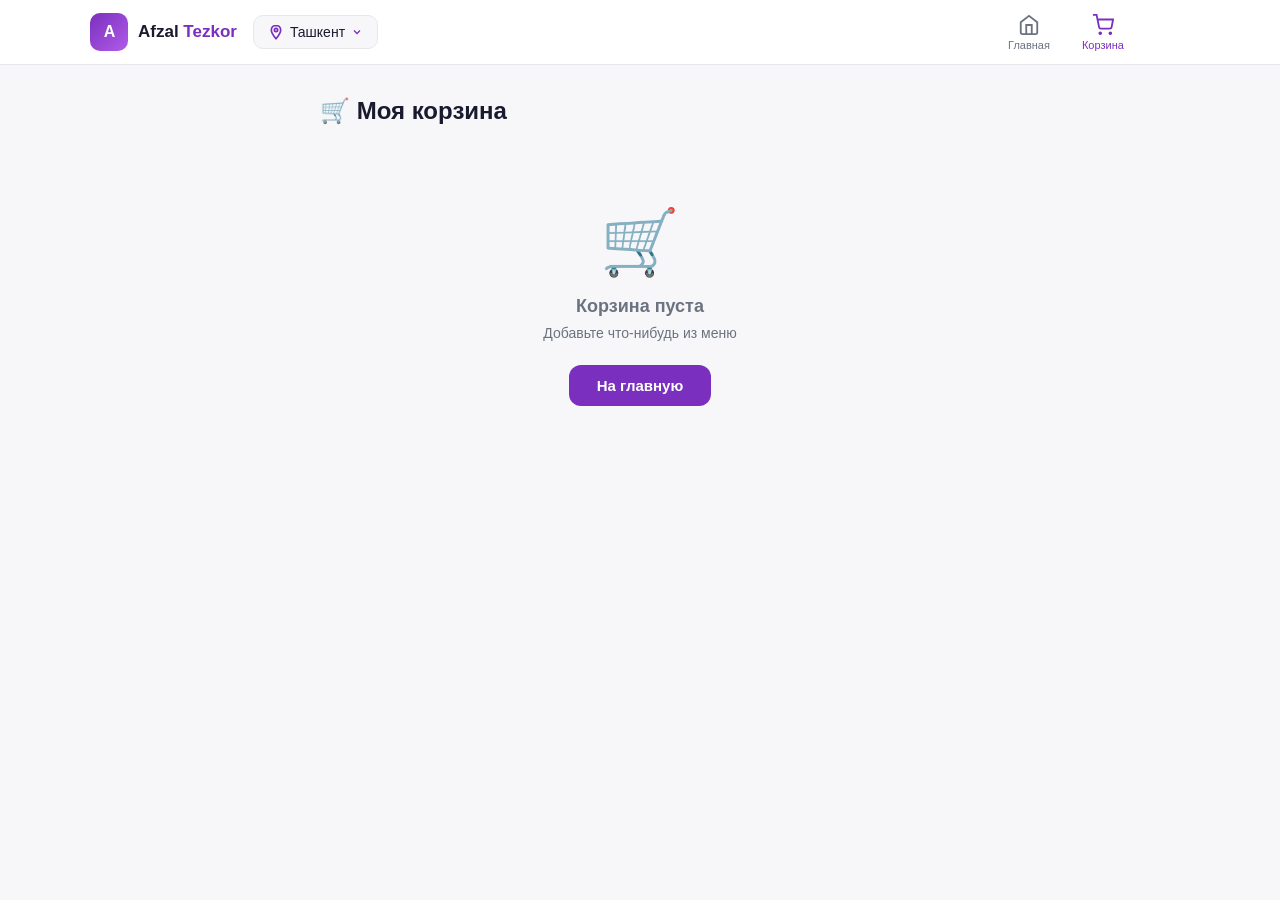
<file: Afzal_Tezkor/Korzina.html>
<!DOCTYPE html>
<html lang="ru">
<head>
  <meta charset="UTF-8">
  <meta name="viewport" content="width=device-width, initial-scale=1.0">
  <title>Корзина — Afzal Tezkor</title>
  <link rel="stylesheet" href="Style.css">
  <style>
    /* ── Корзина ── */
    .korzina-wrap {
      max-width: 680px;
      margin: 32px auto 80px;
      padding: 0 20px;
    }
    .korzina-title {
      font-size: 24px; font-weight: 800;
      margin-bottom: 20px;
    }
    .korzina-empty {
      text-align: center;
      padding: 60px 20px;
      color: var(--text-muted);
    }
    .korzina-empty__icon { font-size: 64px; margin-bottom: 16px; }
    .korzina-empty__text { font-size: 18px; font-weight: 600; margin-bottom: 8px; }
    .korzina-empty__sub  { font-size: 14px; margin-bottom: 24px; }
    .korzina-empty__btn {
      display: inline-block;
      padding: 12px 28px;
      background: var(--purple);
      color: white;
      border-radius: 12px;
      font-size: 15px; font-weight: 700;
      text-decoration: none;
    }

    .korzina-list {
      display: flex; flex-direction: column; gap: 12px;
      margin-bottom: 24px;
    }
    .korzina-row {
      background: white;
      border: 1px solid var(--border);
      border-radius: var(--radius);
      padding: 14px 16px;
      display: flex; align-items: center; gap: 14px;
    }
    .korzina-row__emoji { font-size: 40px; flex-shrink: 0; }
    .korzina-row__info  { flex: 1; }
    .korzina-row__name  { font-size: 15px; font-weight: 700; margin-bottom: 2px; }
    .korzina-row__price { font-size: 13px; color: var(--text-muted); }
    .korzina-row__total { font-size: 15px; font-weight: 800; color: var(--text); }

    .korzina-qty {
      display: flex; align-items: center; gap: 10px;
    }
    .korzina-qty-btn {
      width: 32px; height: 32px;
      border-radius: 9px;
      border: 1.5px solid var(--border);
      background: white;
      font-size: 18px; font-weight: 700;
      cursor: pointer;
      display: flex; align-items: center; justify-content: center;
      color: var(--purple);
      transition: all .15s;
    }
    .korzina-qty-btn:hover {
      border-color: var(--purple);
      background: var(--purple-light);
    }
    .korzina-qty-num {
      font-size: 16px; font-weight: 700;
      min-width: 24px; text-align: center;
    }

    .korzina-summary {
      background: white;
      border: 1px solid var(--border);
      border-radius: var(--radius);
      padding: 20px;
    }
    .korzina-summary__row {
      display: flex; justify-content: space-between;
      font-size: 14px; color: var(--text-muted);
      margin-bottom: 10px;
    }
    .korzina-summary__row--total {
      font-size: 18px; font-weight: 800;
      color: var(--text);
      margin-top: 14px; padding-top: 14px;
      border-top: 1px solid var(--border);
      margin-bottom: 18px;
    }
    .korzina-order-btn {
      width: 100%; padding: 16px;
      border-radius: 12px; border: none;
      background: var(--purple);
      color: white;
      font-size: 16px; font-weight: 700;
      cursor: pointer;
      transition: background .15s;
    }
    .korzina-order-btn:hover { background: var(--purple-mid); }
    .korzina-order-btn:disabled {
      background: var(--border);
      color: var(--text-muted);
      cursor: not-allowed;
    }
  </style>
</head>
<body>

<!-- ── HEADER ── -->
<header>
  <div class="header-inner">
    <a class="logo" href="Index.html">
      <div class="logo-icon">A</div>
      <div class="logo-text">Afzal <span>Tezkor</span></div>
    </a>

    <button class="location-btn">
      <svg width="16" height="16" viewBox="0 0 24 24" fill="none" stroke="currentColor" stroke-width="2.5">
        <path d="M12 2C8.13 2 5 5.13 5 9c0 5.25 7 13 7 13s7-7.75 7-13c0-3.87-3.13-7-7-7z"/>
        <circle cx="12" cy="9" r="2.5"/>
      </svg>
      Ташкент
      <svg width="12" height="12" viewBox="0 0 24 24" fill="none" stroke="currentColor" stroke-width="2.5">
        <path d="M6 9l6 6 6-6"/>
      </svg>
    </button>

    <nav class="header-nav">
      <a class="nav-btn" href="Index.html" style="margin-left: 600px;"  >
        <svg viewBox="0 0 24 24" fill="none" stroke="currentColor" stroke-width="2">
          <path d="M3 9l9-7 9 7v11a2 2 0 01-2 2H5a2 2 0 01-2-2z"/>
          <polyline points="9 22 9 12 15 12 15 22"/>
        </svg>
        Главная
      </a>
      <a class="nav-btn active" href="Korzina.html" style="position:relative">
        <svg viewBox="0 0 24 24" fill="none" stroke="currentColor" stroke-width="2">
          <circle cx="9" cy="21" r="1"/><circle cx="20" cy="21" r="1"/>
          <path d="M1 1h4l2.68 13.39a2 2 0 002 1.61h9.72a2 2 0 002-1.61L23 6H6"/>
        </svg>
        <span class="cart-badge" id="cart-count" style="display:none">0</span>
        Корзина
      </a>
    </nav>
  </div>
</header>

<!-- ── СОДЕРЖИМОЕ КОРЗИНЫ ── -->
<div class="korzina-wrap">
  <div class="korzina-title">🛒 Моя корзина</div>
  <div id="korzina-content"></div>
</div>

<!-- ── TOAST ── -->
<div class="toast" id="toast"></div>

<script>
(function () {
  const STORAGE_KEY = 'uzum_cart';

  function loadCart() {
    try { return JSON.parse(localStorage.getItem(STORAGE_KEY)) || {}; }
    catch { return {}; }
  }
  function saveCart(cart) {
    localStorage.setItem(STORAGE_KEY, JSON.stringify(cart));
  }
  function fmt(n) {
    return n.toLocaleString('ru-RU') + ' сум';
  }

  function totalCount() {
    return Object.values(loadCart()).reduce((s, i) => s + i.qty, 0);
  }

  function updateHeaderBadge() {
    const badge = document.getElementById('cart-count');
    if (!badge) return;
    const count = totalCount();
    badge.textContent = count;
    badge.style.display = count > 0 ? 'flex' : 'none';
  }

  function changeQty(id, delta) {
    const cart = loadCart();
    if (!cart[id]) return;
    cart[id].qty += delta;
    if (cart[id].qty <= 0) delete cart[id];
    saveCart(cart);
    render();
    updateHeaderBadge();
  }

  function render() {
    const cart    = loadCart();
    const keys    = Object.keys(cart);
    const content = document.getElementById('korzina-content');

    if (keys.length === 0) {
      content.innerHTML = `
        <div class="korzina-empty">
          <div class="korzina-empty__icon">🛒</div>
          <div class="korzina-empty__text">Корзина пуста</div>
          <div class="korzina-empty__sub">Добавьте что-нибудь из меню</div>
          <a class="korzina-empty__btn" href="Index.html">На главную</a>
        </div>`;
      return;
    }

const subtotal = Object.values(cart).reduce((s, i) => {
  const price = i.fromBellissimo ? Math.round(i.price * 0.85) : i.price;
  return s + price * i.qty;
}, 0);
const delivery = 0;
const total    = subtotal + delivery;

const rows = keys.map(id => {
  const item = cart[id];
  const imgSrc = item.emoji || item.img || '';
  const discounted = !!item.fromBellissimo;
  const finalPrice = discounted ? Math.round(item.price * 0.85) : item.price;

  return `
    <div class="korzina-row">
      <div class="korzina-row__emoji" style="width:50px;height:50px;flex-shrink:0;border-radius:8px;overflow:hidden;display:flex;align-items:center;justify-content:center;">
        <img src="${imgSrc}" alt="" style="width:100%;height:100%;object-fit:cover;display:block;" />
      </div>
      <div class="korzina-row__info">
        <div class="korzina-row__name">${item.name}</div>
        <div class="korzina-row__price">
          ${discounted
            ? `<span style="text-decoration:line-through;color:#aaa;margin-right:5px">${fmt(item.price)}</span>
               <span style="color:#e53e3e;font-weight:700">${fmt(finalPrice)}</span>
               <span style="background:#fff0f0;color:#e53e3e;font-size:11px;font-weight:700;padding:1px 5px;border-radius:5px;margin-left:4px">−15%</span>`
            : fmt(finalPrice)
          } × ${item.qty}
        </div>
      </div>
      <div class="korzina-qty">
        <button class="korzina-qty-btn" data-id="${id}" data-delta="-1">−</button>
        <span class="korzina-qty-num">${item.qty}</span>
        <button class="korzina-qty-btn" data-id="${id}" data-delta="1">+</button>
      </div>
      <div class="korzina-row__total">${fmt(finalPrice * item.qty)}</div>
    </div>`;
}).join('');

    content.innerHTML = `
      <div class="korzina-list">${rows}</div>
      <div class="korzina-summary">
        <div class="korzina-summary__row">
          <span>Товары (${totalCount()} шт.)</span>
          <span>${fmt(subtotal)}</span>
        </div>
        <div class="korzina-summary__row">
          <span>Доставка</span>
          <span style="color:var(--green); font-weight:600">Бесплатно</span>
        </div>
        <div class="korzina-summary__row korzina-summary__row--total">
          <span>Итого</span>
          <span>${fmt(total)}</span>
        </div>
        <button class="korzina-order-btn" id="orderBtn">Оформить заказ</button>
      </div>`;

    // события на кнопки ± 
    content.querySelectorAll('.korzina-qty-btn').forEach(btn => {
      btn.addEventListener('click', () => {
        changeQty(btn.dataset.id, Number(btn.dataset.delta));
      });
    });

    // кнопка заказа
    document.getElementById('orderBtn').addEventListener('click', () => {
      showToast('✅ Заказ оформлен! Ожидайте доставку 25–35 мин');
      localStorage.removeItem(STORAGE_KEY);
      setTimeout(() => render(), 2100);
      updateHeaderBadge();
    });
  }

  /* тост */
  let toastTimer = null;
  function showToast(msg) {
    const t = document.getElementById('toast');
    t.textContent = msg;
    t.classList.add('show');
    clearTimeout(toastTimer);
    toastTimer = setTimeout(() => t.classList.remove('show'), 2500);
  }

  render();
  updateHeaderBadge();
})();
</script>
</body>
</html>
</file>
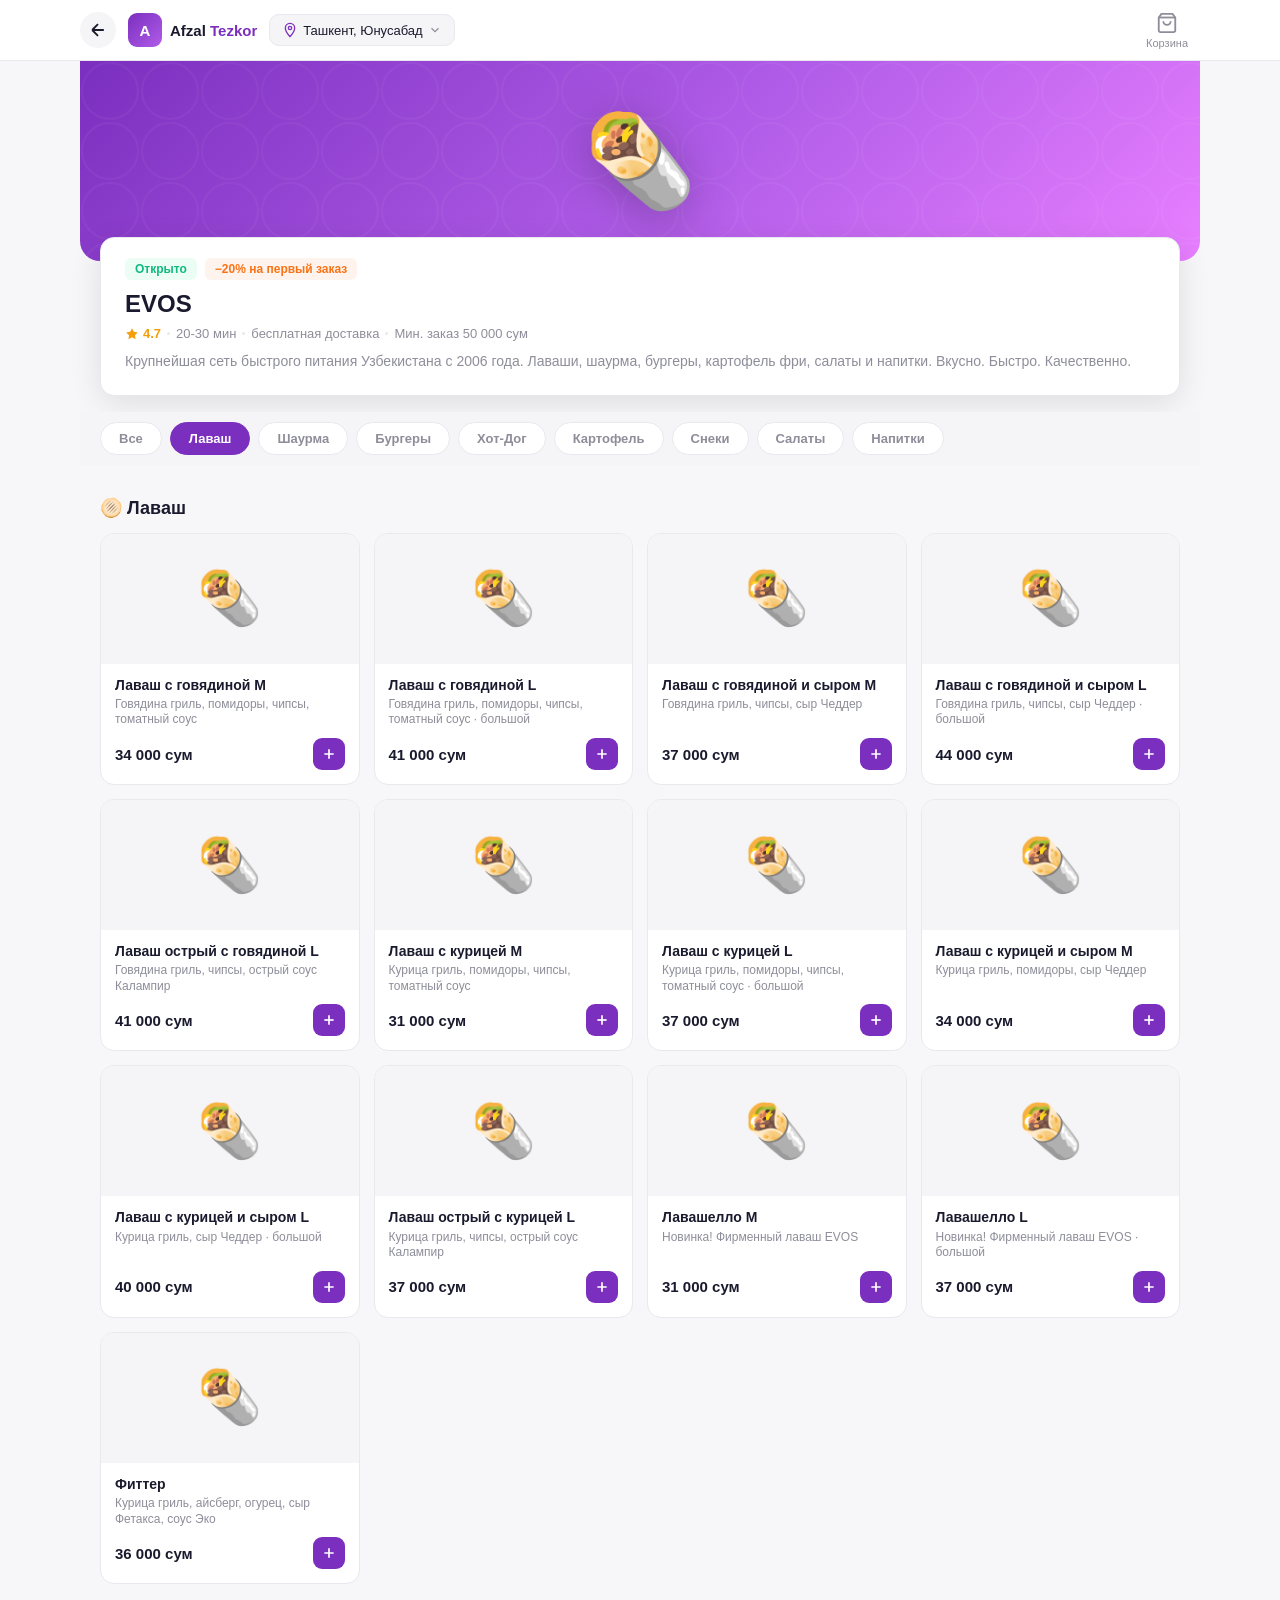
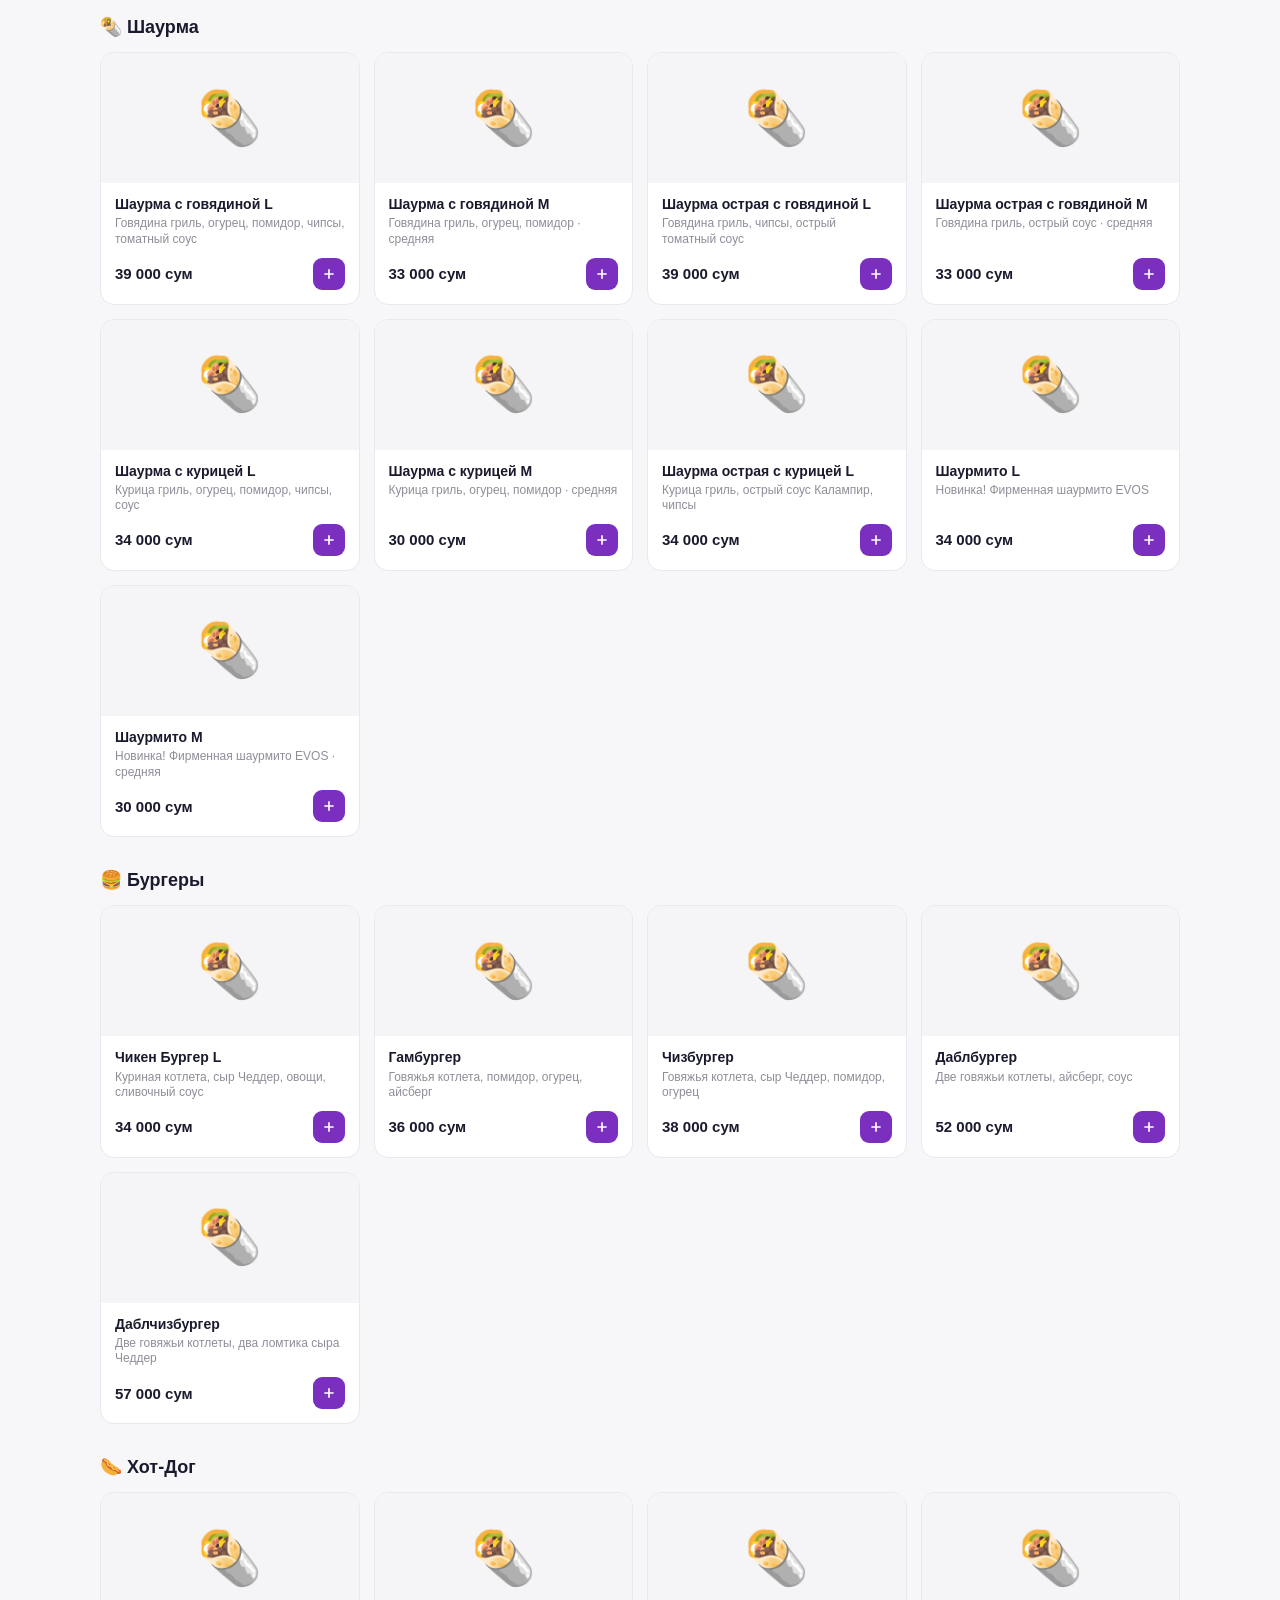
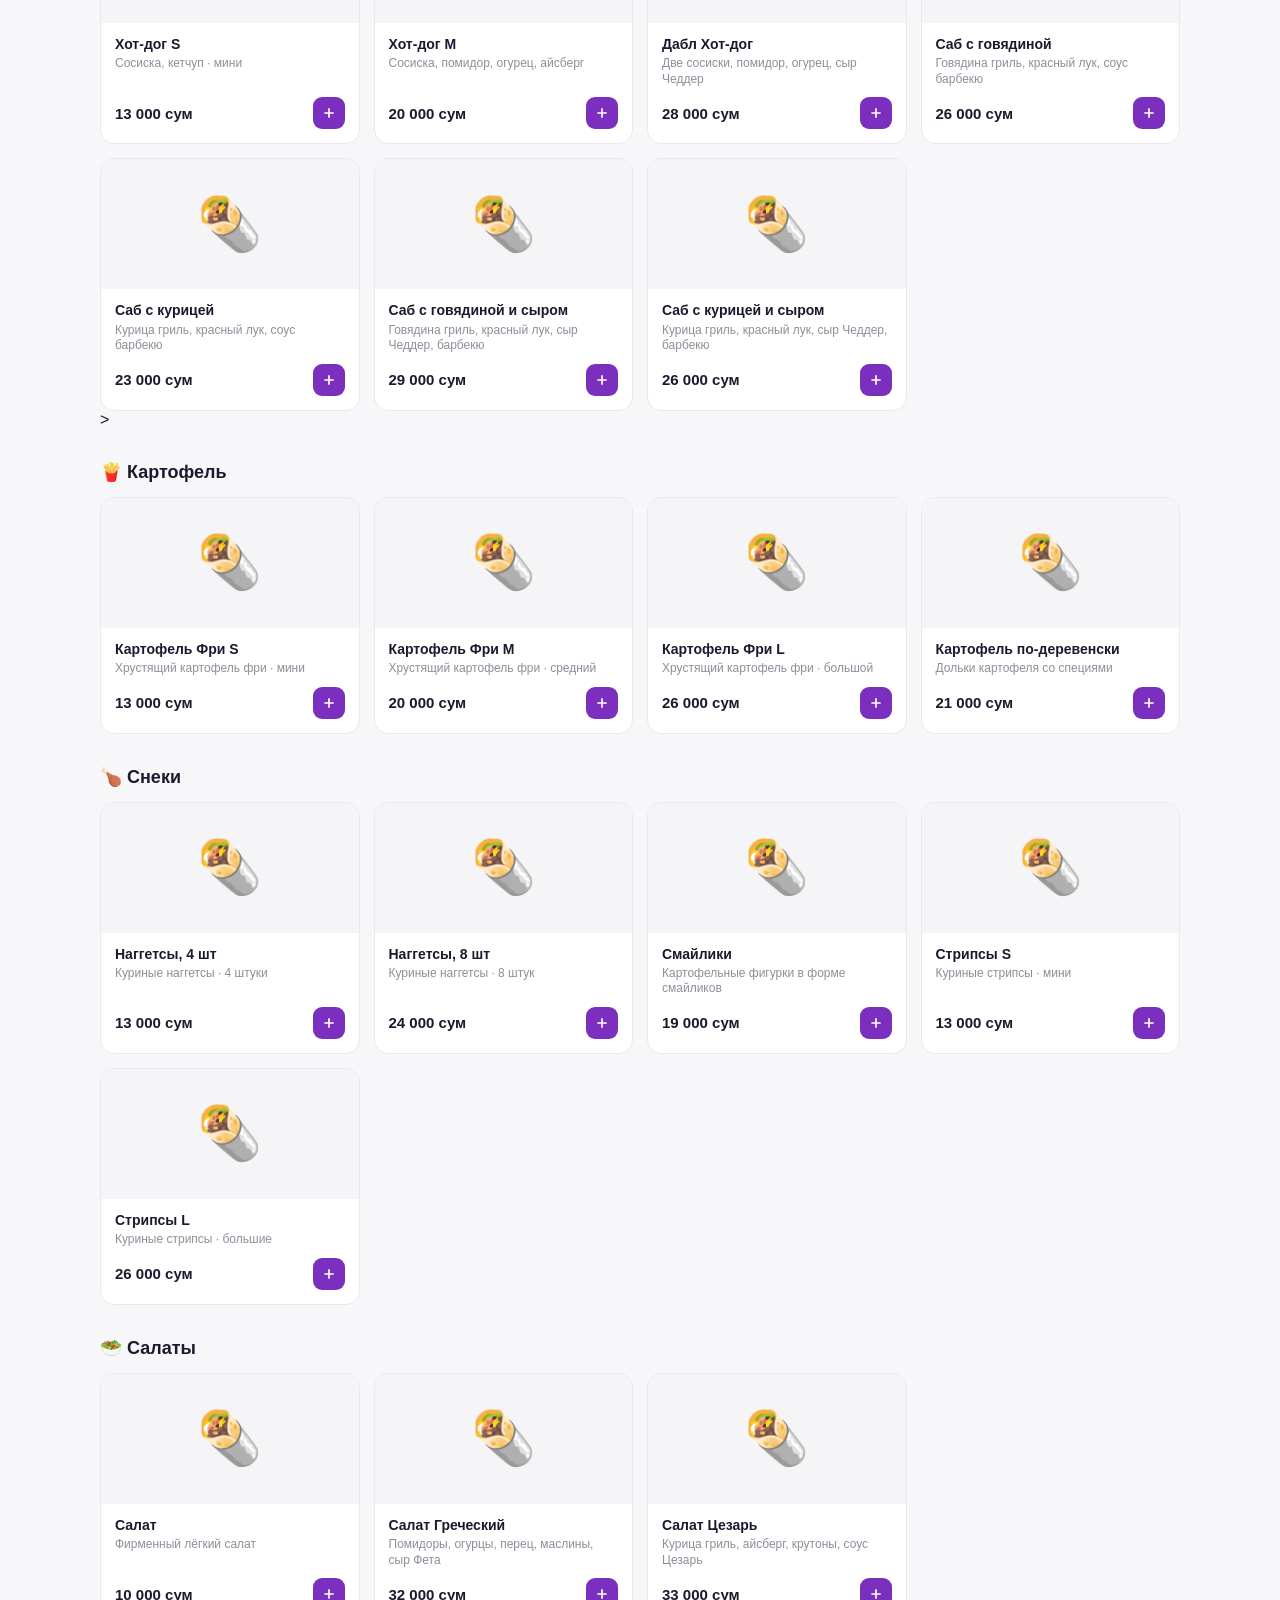
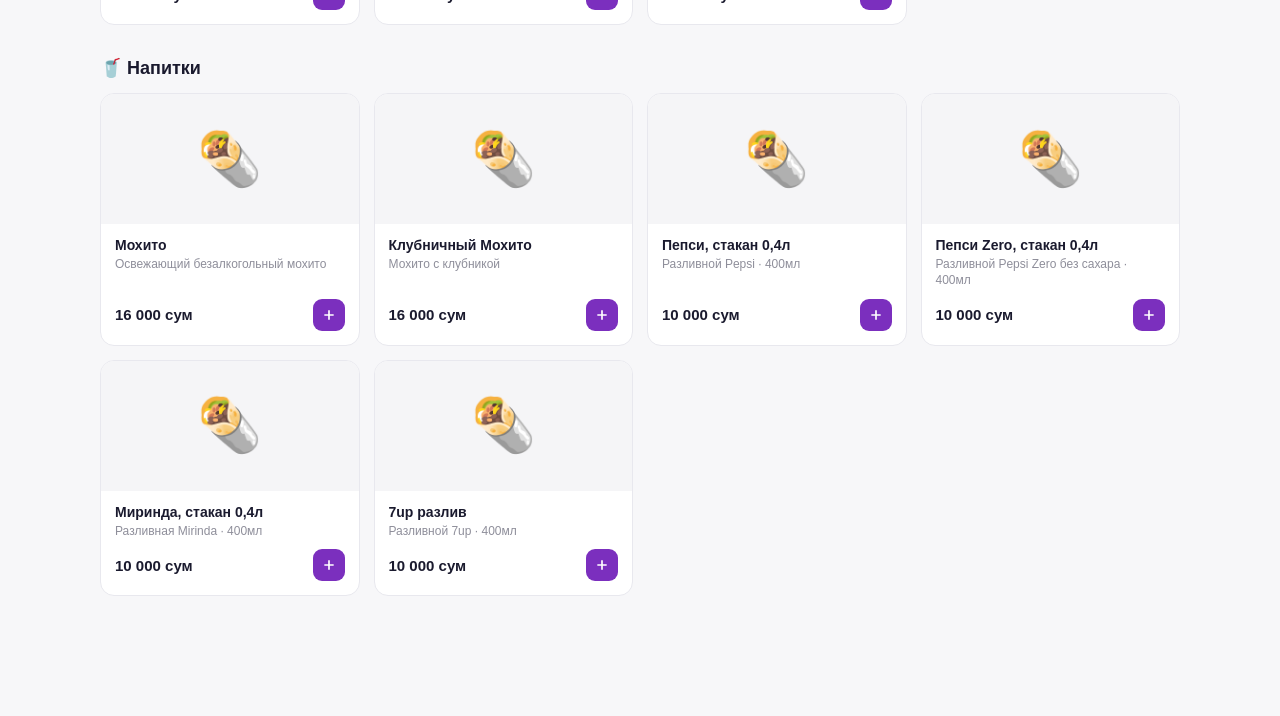
<file: Afzal_Tezkor/Restaurants/Evos.html>
<!DOCTYPE html>
<html lang="ru">
<head>
  <meta charset="UTF-8" />
  <meta name="viewport" content="width=device-width, initial-scale=1.0, user-scalable=no" />
  <title>EVOS — Afzal Tezkor</title>
  <link rel="stylesheet" href="../Style.css" />
</head>
<body>

<!-- ══ HEADER ══ -->
<header class="ut-header">
  <div class="ut-header__inner">
    <button class="ut-header__back" onclick="history.back()">
      <svg width="20" height="20" fill="none" stroke="currentColor" stroke-width="2.2" viewBox="0 0 24 24"><path d="M19 12H5M5 12l7-7M5 12l7 7"/></svg>
    </button>

    <a href="#" class="ut-header__logo">
      <div class="ut-logo-icon">A</div>
      <span class="ut-logo-name">Afzal <span>Tezkor</span></span>
    </a>

    <button class="ut-header__location">
      <svg width="16" height="16" fill="none" stroke="currentColor" stroke-width="2" viewBox="0 0 24 24"><path d="M12 2C8.13 2 5 5.13 5 9c0 5.25 7 13 7 13s7-7.75 7-13c0-3.87-3.13-7-7-7zm0 9.5c-1.38 0-2.5-1.12-2.5-2.5s1.12-2.5 2.5-2.5 2.5 1.12 2.5 2.5-1.12 2.5-2.5 2.5z"/></svg>
      Ташкент, Юнусабад
      <svg width="14" height="14" fill="none" stroke="currentColor" stroke-width="2" viewBox="0 0 24 24"><path d="M6 9l6 6 6-6"/></svg>
    </button>

    <div class="ut-header__spacer"></div>

    <nav class="ut-header__nav">
      <a href="../Korzina.html" class="ut-nav-btn ut-nav-btn--cart" id="ut-cartNavBtn">
        <svg width="22" height="22" fill="none" stroke="currentColor" stroke-width="2" viewBox="0 0 24 24"><path d="M6 2L3 6v14a2 2 0 002 2h14a2 2 0 002-2V6l-3-4z"/><line x1="3" y1="6" x2="21" y2="6"/><path d="M16 10a4 4 0 01-8 0"/></svg>
        <span>Корзина</span>
        <span class="ut-cart-badge" id="ut-cartBadge" style="display:none">0</span>
      </a>
    </nav>
  </div>
</header>

<!-- ══ RESTAURANT HERO ══ -->
<div class="ut-hero">
  <div class="ut-hero__cover">
    <div class="ut-hero__emoji">🌯</div>
  </div>
  <div class="ut-hero__info">
    <div class="ut-hero__body">
      <div class="ut-hero__badge-row">
        <span class="ut-badge ut-badge--open">Открыто</span>
        <span class="ut-badge ut-badge--promo">−20% на первый заказ</span>
      </div>
      <h1 class="ut-hero__name">EVOS</h1>
      <div class="ut-hero__meta">
        <span class="ut-star-row">
          <svg width="14" height="14" fill="#F59E0B" viewBox="0 0 24 24"><path d="M12 2l3.09 6.26L22 9.27l-5 4.87 1.18 6.88L12 17.77l-6.18 3.25L7 14.14 2 9.27l6.91-1.01L12 2z"/></svg>
          4.7
        </span>
        <span class="ut-dot"></span>
        <span>20-30 мин</span>
        <span class="ut-dot"></span>
        <span>бесплатная доставка</span>
        <span class="ut-dot"></span>
        <span>Мин. заказ 50 000 сум</span>
      </div>
      <p class="ut-hero__desc">Крупнейшая сеть быстрого питания Узбекистана с 2006 года. Лаваши, шаурма, бургеры, картофель фри, салаты и напитки. Вкусно. Быстро. Качественно.</p>
    </div>
  </div>
</div>

<!-- ══ STICKY CATEGORY TABS ══ -->
<div class="ut-tabs-wrap" id="ut-tabsWrap">
  <div class="ut-tabs" id="ut-tabs">
    <button class="ut-tab ut-tab--active" data-cat="all">Все</button>
    <button class="ut-tab" data-cat="lavash">Лаваш</button>
    <button class="ut-tab" data-cat="shaurma">Шаурма</button>
    <button class="ut-tab" data-cat="burgers">Бургеры</button>
    <button class="ut-tab" data-cat="hotdog">Хот-Дог</button>
    <button class="ut-tab" data-cat="potato">Картофель</button>
    <button class="ut-tab" data-cat="snacks">Снеки</button>
    <button class="ut-tab" data-cat="salads">Салаты</button>
    <button class="ut-tab" data-cat="drinks">Напитки</button>
  </div>
</div>

<!-- ══ MENU ══ -->
<main class="ut-main">

  <section class="ut-section" data-section="lavash">
    <h2 class="ut-section__title">🫓 Лаваш</h2>
    <div class="ut-grid" id="lavash-grid"></div>
  </section>

  <section class="ut-section" data-section="shaurma">
    <h2 class="ut-section__title">🌯 Шаурма</h2>
    <div class="ut-grid" id="shaurma-grid"></div>
  </section>

  <section class="ut-section" data-section="burgers">
    <h2 class="ut-section__title">🍔 Бургеры</h2>
    <div class="ut-grid" id="burgers-grid"></div>
  </section>

  <section class="ut-section" data-section="hotdog">
    <h2 class="ut-section__title">🌭 Хот-Дог</h2>
    <div class="ut-grid" id="hotdog-grid"></div>
  </section>>

  <section class="ut-section" data-section="potato">
    <h2 class="ut-section__title">🍟 Картофель</h2>
    <div class="ut-grid" id="potato-grid"></div>
  </section>

  <section class="ut-section" data-section="snacks">
    <h2 class="ut-section__title">🍗 Снеки</h2>
    <div class="ut-grid" id="snacks-grid"></div>
  </section>

  <section class="ut-section" data-section="salads">
    <h2 class="ut-section__title">🥗 Салаты</h2>
    <div class="ut-grid" id="salads-grid"></div>
  </section>

  <section class="ut-section" data-section="drinks">
    <h2 class="ut-section__title">🥤 Напитки</h2>
    <div class="ut-grid" id="drinks-grid"></div>
  </section>

</main>

<!-- ══ CART DRAWER ══ -->
<div class="ut-cart-overlay" id="ut-cartOverlay">
  <div class="ut-cart-drawer" id="ut-cartDrawer">
    <div class="ut-cart-drawer__handle"></div>
    <div class="ut-cart-drawer__head">
      <h2 class="ut-cart-drawer__title">Корзина</h2>
      <button class="ut-cart-drawer__close" id="ut-cartClose">
        <svg width="20" height="20" fill="none" stroke="currentColor" stroke-width="2" viewBox="0 0 24 24"><line x1="18" y1="6" x2="6" y2="18"/><line x1="6" y1="6" x2="18" y2="18"/></svg>
      </button>
    </div>
    <div class="ut-cart-drawer__list" id="ut-cartList"></div>
    <div class="ut-cart-drawer__foot">
      <div class="ut-cart-drawer__total">
        <span>Итого:</span>
        <span id="ut-cartTotal">0 сум</span>
      </div>
      <button class="ut-cart-drawer__order-btn">Оформить заказ</button>
    </div>
  </div>
</div>

<!-- ══ ITEM MODAL ══ -->
<div class="ut-modal-overlay" id="ut-modalOverlay">
  <div class="ut-modal" id="ut-modal">
    <div class="ut-modal__handle"></div>
    <div class="ut-modal__emoji" id="ut-modalEmoji"></div>
    <h2 class="ut-modal__name" id="ut-modalName"></h2>
    <p class="ut-modal__desc" id="ut-modalDesc"></p>
    <p class="ut-modal__price" id="ut-modalPrice"></p>
    <div class="ut-modal__actions">
      <button class="ut-modal__close" id="ut-modalClose">Назад</button>
      <button class="ut-modal__add" id="ut-modalAdd">В корзину</button>
    </div>
  </div>
</div>

<!-- ══ TOAST ══ -->
<div class="ut-toast" id="ut-toast"></div>

<!-- ══ FLOATING CART BTN ══ -->
<div class="ut-float-cart" id="ut-floatCart" style="display:none">
  <button class="ut-float-cart__btn" id="ut-floatCartBtn">
    <svg width="22" height="22" fill="none" stroke="currentColor" stroke-width="2" viewBox="0 0 24 24"><path d="M6 2L3 6v14a2 2 0 002 2h14a2 2 0 002-2V6l-3-4z"/><line x1="3" y1="6" x2="21" y2="6"/><path d="M16 10a4 4 0 01-8 0"/></svg>
    <span id="ut-floatLabel">Корзина</span>
    <span id="ut-floatPrice"></span>
  </button>
</div>

<script src="../Restaurants_js/Evos.js"></script>
</body>
</html>
</file>
<file: Afzal_Tezkor/Style.css>
* { margin: 0; padding: 0; box-sizing: border-box; }

:root {
  --purple: #7B2FBE;
  --purple-light: #F3E8FF;
  --purple-mid: #9B59D0;
  --orange: #FF6B2B;
  --orange-light: #FFF3EE;
  --green: #27AE60;
  --bg: #F7F7F9;
  --white: #FFFFFF;
  --text: #1A1A2E;
  --text-muted: #6B7280;
  --text-light: #9CA3AF;
  --border: #E5E7EB;
  --radius: 14px;
  --radius-sm: 8px;
  --ut-purple: #7B2FBE;
  --ut-purple-mid: #9B4FDE;
  --ut-purple-light: #F3E8FF;
  --ut-orange: #F97316;
  --ut-green: #10B981;
  --ut-bg: #F5F5F7;
  --ut-white: #FFFFFF;
  --ut-text: #1A1A2E;
  --ut-muted: #8E8E9A;
  --ut-border: #E8E8EE;
  --ut-r: 14px;
  --ut-shadow-lg: 0 8px 32px rgba(0,0,0,0.10);
}

body {
  font-family: -apple-system, BlinkMacSystemFont, 'Segoe UI', Roboto, sans-serif;
  background: var(--bg);
  color: var(--text);
  min-height: 100vh;
}

/* ── HEADER ── */
header {
  background: var(--white);
  border-bottom: 1px solid var(--border);
  position: sticky;
  top: 0;
  z-index: 100;
  padding: 0 24px;
}

.header-inner {
  max-width: 1100px;
  margin: 0 auto;
  display: flex;
  align-items: center;
  gap: 16px;
  height: 64px;
}

.logo {
  display: flex;
  align-items: center;
  gap: 10px;
  text-decoration: none;
  flex-shrink: 0;
}

.logo-icon {
  width: 38px;
  height: 38px;
  border-radius: 10px;
  background: linear-gradient(135deg, #7B2FBE, #B05CE8);
  display: flex;
  align-items: center;
  justify-content: center;
  color: white;
  font-weight: 800;
  font-size: 16px;
  letter-spacing: -1px;
}

.logo-text { font-weight: 700; font-size: 17px; color: var(--text); }
.logo-text span { color: var(--purple); }

.location-btn {
  display: flex;
  align-items: center;
  gap: 6px;
  background: var(--bg);
  border: 1px solid var(--border);
  border-radius: 10px;
  padding: 8px 14px;
  cursor: pointer;
  font-size: 14px;
  color: var(--text);
  font-weight: 500;
  white-space: nowrap;
  flex-shrink: 0;
}
.location-btn svg { color: var(--purple); flex-shrink: 0; }

.search-wrap { flex: 1; position: relative; }
.search-wrap input {
  width: 100%;
  padding: 10px 16px 10px 42px;
  background: var(--bg);
  border: 1px solid var(--border);
  border-radius: 12px;
  font-size: 14px;
  outline: none;
  transition: border-color 0.2s;
}
.search-wrap input:focus { border-color: var(--purple); background: #fff; }
.search-icon {
  position: absolute;
  left: 14px;
  top: 50%;
  transform: translateY(-50%);
  color: var(--text-muted);
}

.header-nav { display: flex; align-items: center; gap: 4px; flex-shrink: 0; }
.nav-btn {
  display: flex;
  flex-direction: column;
  align-items: center;
  gap: 3px;
  padding: 8px 14px;
  border-radius: 10px;
  cursor: pointer;
  text-decoration: none;
  font-size: 11px;
  color: var(--text-muted);
  font-weight: 500;
  transition: all 0.15s;
  position: relative;
}
.nav-btn:hover { background: var(--bg); color: var(--purple); }
.nav-btn.active { color: var(--purple); }
.nav-btn svg { width: 22px; height: 22px; }

.cart-badge {
  position: absolute;
  top: 4px;
  right: 8px;
  background: var(--orange);
  color: white;
  border-radius: 50%;
  width: 16px;
  height: 16px;
  font-size: 10px;
  font-weight: 700;
  display: flex;
  align-items: center;
  justify-content: center;
}

/* ── BANNER ── */
.banner-section {
  padding: 16px 24px 0;
  max-width: 1100px;
  margin: 0 auto;
}

.banner {
  background: linear-gradient(120deg, #7B2FBE 0%, #B05CE8 60%, #E87FFF 100%);
  border-radius: 18px;
  padding: 28px 32px;
  display: flex;
  align-items: center;
  justify-content: space-between;
  overflow: hidden;
  position: relative;
}

.banner-text h1 { color: white; font-size: 26px; font-weight: 800; line-height: 1.2; }
.banner-text p { color: rgba(255,255,255,0.85); font-size: 14px; margin-top: 8px; }

.banner-emoji {
  font-size: 72px;
  position: absolute;
  right: 32px;
  top: 50%;
  transform: translateY(-50%);
  filter: drop-shadow(0 4px 12px rgba(0,0,0,0.2));
}

/* ── PROMO PILLS ── */
.promo-row {
  max-width: 1100px;
  margin: 16px auto 0;
  padding: 0 24px 4px;
  display: flex;
  gap: 10px;
  overflow-x: auto;
  scrollbar-width: none;
}
.promo-row::-webkit-scrollbar { display: none; }

.promo-pill {
  display: flex;
  align-items: center;
  gap: 8px;
  background: white;
  border: 1px solid var(--border);
  border-radius: 50px;
  padding: 8px 16px;
  white-space: nowrap;
  font-size: 13px;
  font-weight: 600;
  cursor: pointer;
  flex-shrink: 0;
  transition: all 0.15s;
}
.promo-pill:hover { border-color: var(--purple); color: var(--purple); }
.promo-pill.active { background: var(--purple); color: white; border-color: var(--purple); }
.promo-pill span { font-size: 16px; }

/* ── SECTIONS ── */
.section { max-width: 1100px; margin: 28px auto 0; padding: 0 24px; }
.section-header {
  display: flex;
  align-items: center;
  justify-content: space-between;
  margin-bottom: 16px;
}
.section-title { font-size: 20px; font-weight: 700; }
.section-link { font-size: 14px; color: var(--purple); font-weight: 600; cursor: pointer; text-decoration: none; }

/* ── RESTAURANT CARDS ── */
.restaurants-grid {
  display: grid;
  grid-template-columns: repeat(auto-fill, minmax(260px, 1fr));
  gap: 16px;
}

.restaurant-card {
  background: white;
  border-radius: var(--radius);
  overflow: hidden;
  border: 1px solid var(--border);
  cursor: pointer;
  transition: all 0.2s;
  position: relative;
}
.restaurant-card:hover {
  transform: translateY(-3px);
  box-shadow: 0 8px 24px rgba(0,0,0,0.10);
  border-color: #ddd;
}

.card-img {
  width: 100%;
  height: 160px;
  display: flex;
  align-items: center;
  justify-content: center;
  font-size: 60px;
  overflow: hidden;
  position: relative;
}

.card-badge {
  position: absolute;
  top: 10px;
  left: 10px;
  background: var(--orange);
  color: white;
  border-radius: 6px;
  padding: 3px 8px;
  font-size: 11px;
  font-weight: 700;
}
.card-badge.free { background: var(--green); }

.card-body { padding: 14px 16px; }
.card-name { font-size: 15px; font-weight: 700; margin-bottom: 4px; }
.card-meta {
  display: flex;
  align-items: center;
  gap: 12px;
  font-size: 13px;
  color: var(--text-muted);
  margin-bottom: 8px;
}
.card-meta .rating { display: flex; align-items: center; gap: 3px; color: #F59E0B; font-weight: 600; }
.card-meta .rating svg { width: 13px; height: 13px; fill: #F59E0B; }
.card-meta .dot { width: 3px; height: 3px; border-radius: 50%; background: var(--border); }

.card-tags { display: flex; gap: 6px; flex-wrap: wrap; }
.card-tag {
  background: var(--bg);
  color: var(--text-muted);
  border-radius: 6px;
  padding: 3px 8px;
  font-size: 11px;
  font-weight: 500;
}

/* ── FOOD CARDS ── */
.food-grid {
  display: grid;
  grid-template-columns: repeat(auto-fill, minmax(180px, 1fr));
  gap: 14px;
}

.food-card {
  background: white;
  border-radius: var(--radius);
  overflow: hidden;
  border: 1px solid var(--border);
  cursor: pointer;
  transition: all 0.2s;
}
.food-card:hover { transform: translateY(-2px); box-shadow: 0 6px 18px rgba(0,0,0,0.08); }

.food-img {
  width: 100%;
  height: 120px;
  display: flex;
  align-items: center;
  justify-content: center;
  font-size: 48px;
  background: var(--bg);
}

.food-body { padding: 10px 12px 14px; }
.food-name { font-size: 13px; font-weight: 600; margin-bottom: 4px; line-height: 1.3; }
.food-rest { font-size: 11px; color: var(--text-muted); margin-bottom: 8px; }
.food-footer { display: flex; align-items: center; justify-content: space-between; }
.food-price { font-size: 14px; font-weight: 700; color: var(--text); }

.add-btn {
  width: 28px;
  height: 28px;
  border-radius: 8px;
  background: var(--purple);
  color: white;
  border: none;
  font-size: 18px;
  cursor: pointer;
  display: flex;
  align-items: center;
  justify-content: center;
  font-weight: 300;
  line-height: 1;
  transition: transform 0.1s;
}
.add-btn:active { transform: scale(0.9); }

/* ── FOOTER ── */
footer {
  max-width: 1100px;
  margin: 40px auto 0;
  padding: 24px;
  border-top: 1px solid var(--border);
  display: flex;
  align-items: center;
  justify-content: space-between;
  color: var(--text-muted);
  font-size: 13px;
}
.footer-logo { display: flex; align-items: center; gap: 8px; font-weight: 700; color: var(--text); }

/* ── MODAL ── */
.modal-overlay {
  position: fixed;
  inset: 0;
  background: rgba(0,0,0,0.55);
  z-index: 200;
  display: none;
  align-items: flex-end;
  justify-content: center;
}
.modal-overlay.open { display: flex; }

.modal {
  background: white;
  border-radius: 20px 20px 0 0;
  width: 100%;
  max-width: 560px;
  padding: 24px;
  animation: slideUp 0.25s ease;
  max-height: 90vh;
  overflow-y: auto;
}

@keyframes slideUp {
  from { transform: translateY(40px); opacity: 0; }
  to   { transform: translateY(0);    opacity: 1; }
}

.modal-handle {
  width: 40px;
  height: 4px;
  background: var(--border);
  border-radius: 4px;
  margin: 0 auto 20px;
}
.modal-img   { font-size: 80px; text-align: center; margin-bottom: 16px; }
.modal-name  { font-size: 20px; font-weight: 800; margin-bottom: 6px; }
.modal-desc  { font-size: 14px; color: var(--text-muted); line-height: 1.5; margin-bottom: 16px; }
.modal-price { font-size: 22px; font-weight: 800; color: var(--purple); margin-bottom: 20px; }
.modal-actions { display: flex; gap: 12px; }

.modal-close-btn {
  flex: 1;
  padding: 14px;
  border-radius: 12px;
  font-size: 15px;
  font-weight: 700;
  background: var(--bg);
  color: var(--text);
  border: 1px solid var(--border);
  cursor: pointer;
}
.modal-add-btn {
  flex: 2;
  padding: 14px;
  border-radius: 12px;
  font-size: 15px;
  font-weight: 700;
  background: var(--purple);
  color: white;
  border: none;
  cursor: pointer;
}

/* ── TOAST ── */
.toast {
  position: fixed;
  bottom: 24px;
  left: 50%;
  transform: translateX(-50%);
  background: var(--text);
  color: white;
  border-radius: 12px;
  padding: 12px 24px;
  font-size: 14px;
  font-weight: 600;
  opacity: 0;
  pointer-events: none;
  transition: opacity 0.3s;
  white-space: nowrap;
  z-index: 300;
}
.toast.show { opacity: 1; }

/* ── RESPONSIVE ── */
@media (max-width: 600px) {
  .banner { padding: 20px; }
  .banner-text h1 { font-size: 20px; }
  .banner-emoji { font-size: 50px; right: 16px; }
  .header-inner { gap: 10px; }
  .logo-text { display: none; }
  footer { flex-direction: column; gap: 12px; text-align: center; }
}

/* ══════════════════════════════════════════════
   OQTEPA LAVASH — Uzum Tezkor style
   Все классы с префиксом ut- чтобы не конфликтовать
   ══════════════════════════════════════════════ */


/* ── RESET (scoped) ── */
.ut-header *, .ut-hero *, .ut-tabs-wrap *, .ut-main *,
.ut-cart-overlay *, .ut-modal-overlay *, .ut-float-cart *,
.ut-toast { box-sizing: border-box; }

/* ══ HEADER ══ */
.ut-header {
  background: var(--ut-white);
  border-bottom: 1px solid var(--ut-border);
  position: sticky;
  top: 0;
  z-index: 100;
  padding: 0 20px;
}
.ut-header__inner {
  max-width: 1120px;
  margin: 0 auto;
  height: 60px;
  display: flex;
  align-items: center;
  gap: 12px;
}
.ut-header__back {
  width: 36px; height: 36px;
  border-radius: 50%;
  border: none;
  background: var(--ut-bg);
  color: var(--ut-text);
  cursor: pointer;
  display: flex; align-items: center; justify-content: center;
  flex-shrink: 0;
  transition: background .15s;
}
.ut-header__back:hover { background: var(--ut-border); }

.ut-header__logo {
  display: flex; align-items: center; gap: 8px;
  text-decoration: none; flex-shrink: 0;
}
.ut-logo-icon {
  width: 34px; height: 34px;
  border-radius: 9px;
  background: linear-gradient(135deg, #7B2FBE, #B05CE8);
  color: white;
  font-weight: 900; font-size: 15px;
  display: flex; align-items: center; justify-content: center;
}
.ut-logo-name {
  font-size: 15px; font-weight: 700;
  color: var(--ut-text);
}
.ut-logo-name span { color: var(--ut-purple); }

.ut-header__location {
  display: flex; align-items: center; gap: 5px;
  background: var(--ut-bg);
  border: 1px solid var(--ut-border);
  border-radius: 10px;
  padding: 7px 12px;
  font-size: 13px; font-weight: 500;
  color: var(--ut-text);
  cursor: pointer; white-space: nowrap;
  flex-shrink: 0;
}
.ut-header__location svg:first-child { color: var(--ut-purple); }
.ut-header__location svg:last-child  { color: var(--ut-muted); }

.ut-header__spacer { flex: 1; }

.ut-header__nav { display: flex; gap: 2px; align-items: center; }
.ut-nav-btn {
  display: flex; flex-direction: column; align-items: center; gap: 3px;
  padding: 6px 12px;
  border-radius: 10px;
  font-size: 11px; font-weight: 500;
  color: var(--ut-muted);
  text-decoration: none;
  cursor: pointer;
  transition: all .15s;
  position: relative;
}
.ut-nav-btn:hover { background: var(--ut-bg); color: var(--ut-purple); }

.ut-cart-badge {
  position: absolute; top: 3px; right: 7px;
  background: var(--ut-orange);
  color: white;
  border-radius: 50%;
  width: 16px; height: 16px;
  font-size: 10px; font-weight: 700;
  display: flex; align-items: center; justify-content: center;
}

/* ══ HERO ══ */
.ut-hero {
  max-width: 1120px;
  margin: 0 auto;
  padding: 0 20px 0;
}
.ut-hero__cover {
  background: linear-gradient(135deg, #7B2FBE 0%, #B05CE8 55%, #E87FFF 100%);
  border-radius: 0 0 20px 20px;
  height: 200px;
  display: flex; align-items: center; justify-content: center;
  position: relative;
  overflow: hidden;
  margin: 0 -20px;
}
.ut-hero__cover::before {
  content: '';
  position: absolute; inset: 0;
  background: url("data:image/svg+xml,%3Csvg width='60' height='60' viewBox='0 0 60 60' fill='none' xmlns='http://www.w3.org/2000/svg'%3E%3Ccircle cx='30' cy='30' r='28' stroke='white' stroke-opacity='0.08' stroke-width='2'/%3E%3C/svg%3E") repeat;
  opacity: .5;
}
.ut-hero__emoji {
  font-size: 90px;
  filter: drop-shadow(0 8px 24px rgba(0,0,0,.25));
  position: relative;
  animation: ut-float 3s ease-in-out infinite;
}
@keyframes ut-float {
  0%,100% { transform: translateY(0); }
  50%      { transform: translateY(-8px); }
}

.ut-hero__info {
  background: var(--ut-white);
  border-radius: var(--ut-r);
  margin: -24px 0 0;
  position: relative;
  z-index: 1;
  box-shadow: var(--ut-shadow-lg);
  border: 1px solid var(--ut-border);
}
.ut-hero__body { padding: 20px 24px 22px; }

.ut-hero__badge-row { display: flex; gap: 8px; margin-bottom: 10px; }
.ut-badge {
  border-radius: 6px;
  padding: 4px 10px;
  font-size: 12px; font-weight: 700;
}
.ut-badge--open  { background: #ECFDF5; color: var(--ut-green); }
.ut-badge--promo { background: #FFF3EE; color: var(--ut-orange); }

.ut-hero__name {
  font-size: 24px; font-weight: 800;
  color: var(--ut-text);
  margin-bottom: 8px;
}
.ut-hero__meta {
  display: flex; align-items: center; flex-wrap: wrap; gap: 6px;
  font-size: 13px; color: var(--ut-muted);
  margin-bottom: 10px;
}
.ut-star-row {
  display: flex; align-items: center; gap: 4px;
  color: #F59E0B; font-weight: 700; font-size: 13px;
}
.ut-dot {
  width: 3px; height: 3px;
  border-radius: 50%;
  background: var(--ut-border);
  display: inline-block;
}
.ut-hero__desc {
  font-size: 14px; color: var(--ut-muted); line-height: 1.55;
}

/* ══ TABS ══ */
.ut-tabs-wrap {
  max-width: 1120px;
  margin: 16px auto 0;
  padding: 0 20px;
  position: sticky;
  top: 60px;
  z-index: 90;
  background: var(--ut-bg);
  padding-top: 10px;
  padding-bottom: 2px;
}
.ut-tabs {
  display: flex; gap: 8px;
  overflow-x: auto; scrollbar-width: none;
  padding-bottom: 8px;
}
.ut-tabs::-webkit-scrollbar { display: none; }
.ut-tab {
  padding: 8px 18px;
  border-radius: 50px;
  border: 1.5px solid var(--ut-border);
  background: var(--ut-white);
  font-size: 13px; font-weight: 600;
  color: var(--ut-muted);
  cursor: pointer; white-space: nowrap; flex-shrink: 0;
  transition: all .15s;
}
.ut-tab:hover { border-color: var(--ut-purple); color: var(--ut-purple); }
.ut-tab--active {
  background: var(--ut-purple);
  border-color: var(--ut-purple);
  color: white;
}

/* ══ MAIN / SECTIONS ══ */
.ut-main {
  max-width: 1120px;
  margin: 0 auto;
  padding: 0 20px 120px;
}
.ut-section { margin-top: 32px; }
.ut-section__title {
  font-size: 18px; font-weight: 800;
  color: var(--ut-text);
  margin-bottom: 14px;
}

/* ══ GRID ══ */
.ut-grid {
  display: grid;
  grid-template-columns: repeat(auto-fill, minmax(220px, 1fr));
  gap: 14px;
}

/* ══ ITEM CARD ══ */
.ut-item {
  background: var(--ut-white);
  border-radius: var(--ut-r);
  border: 1px solid var(--ut-border);
  overflow: hidden;
  cursor: pointer;
  transition: all .2s;
  display: flex; flex-direction: column;
}
.ut-item:hover {
  transform: translateY(-3px);
  box-shadow: var(--ut-shadow-lg);
  border-color: #d8d8e0;
}
.ut-item__img-wrap {
  position: relative;
  background: var(--ut-bg);
}
.ut-item__img {
  height: 130px;
  display: flex; align-items: center; justify-content: center;
  font-size: 52px;
}
.ut-item__tag {
  position: absolute; top: 8px; left: 8px;
  border-radius: 6px;
  padding: 3px 8px;
  font-size: 11px; font-weight: 700;
  background: var(--ut-orange);
  color: white;
}
.ut-item__tag--new  { background: var(--ut-purple); }
.ut-item__tag--big  { background: #0EA5E9; }
.ut-item__tag--sale { background: var(--ut-green); }

.ut-item__body {
  padding: 12px 14px 14px;
  display: flex; flex-direction: column; flex: 1;
}
.ut-item__name {
  font-size: 14px; font-weight: 700;
  color: var(--ut-text);
  margin-bottom: 3px;
  line-height: 1.3;
}
.ut-item__sub {
  font-size: 12px; color: var(--ut-muted);
  margin-bottom: 10px; line-height: 1.3; flex: 1;
}
.ut-item__foot {
  display: flex; align-items: center; justify-content: space-between;
  margin-top: auto;
}
.ut-item__price {
  font-size: 15px; font-weight: 800;
  color: var(--ut-text);
}
.ut-item__old-price {
  font-size: 12px; color: var(--ut-muted);
  text-decoration: line-through;
  margin-left: 4px;
}

.ut-add-btn {
  width: 32px; height: 32px;
  border-radius: 9px;
  background: var(--ut-purple);
  color: white; border: none;
  display: flex; align-items: center; justify-content: center;
  cursor: pointer;
  transition: transform .1s, background .15s;
  flex-shrink: 0;
}
.ut-add-btn:hover   { background: var(--ut-purple-mid); }
.ut-add-btn:active  { transform: scale(.88); }
.ut-add-btn--active { background: var(--ut-green); }

/* ══ CART DRAWER ══ */
.ut-cart-overlay {
  position: fixed; inset: 0;
  background: rgba(0,0,0,.5);
  z-index: 200;
  display: none; align-items: flex-end; justify-content: center;
  backdrop-filter: blur(3px);
}
.ut-cart-overlay--open { display: flex; }

.ut-cart-drawer {
  background: var(--ut-white);
  border-radius: 20px 20px 0 0;
  width: 100%; max-width: 560px;
  max-height: 85vh;
  display: flex; flex-direction: column;
  animation: ut-slide-up .25s ease;
}
@keyframes ut-slide-up {
  from { transform: translateY(40px); opacity: 0; }
  to   { transform: translateY(0);    opacity: 1; }
}

.ut-cart-drawer__handle {
  width: 40px; height: 4px;
  background: var(--ut-border);
  border-radius: 4px;
  margin: 12px auto 0;
  flex-shrink: 0;
}
.ut-cart-drawer__head {
  display: flex; align-items: center; justify-content: space-between;
  padding: 16px 20px 12px;
  border-bottom: 1px solid var(--ut-border);
  flex-shrink: 0;
}
.ut-cart-drawer__title { font-size: 18px; font-weight: 800; }
.ut-cart-drawer__close {
  width: 32px; height: 32px;
  border-radius: 50%;
  border: none; background: var(--ut-bg);
  color: var(--ut-muted);
  cursor: pointer;
  display: flex; align-items: center; justify-content: center;
}

.ut-cart-drawer__list {
  flex: 1; overflow-y: auto;
  padding: 12px 20px;
  display: flex; flex-direction: column; gap: 12px;
}
.ut-cart-row {
  display: flex; align-items: center; gap: 12px;
}
.ut-cart-row__emoji { font-size: 36px; flex-shrink: 0; }
.ut-cart-row__info  { flex: 1; }
.ut-cart-row__name  { font-size: 14px; font-weight: 600; margin-bottom: 2px; }
.ut-cart-row__price { font-size: 13px; color: var(--ut-muted); }
.ut-cart-row__qty {
  display: flex; align-items: center; gap: 8px;
}
.ut-qty-btn {
  width: 28px; height: 28px;
  border-radius: 8px; border: 1.5px solid var(--ut-border);
  background: var(--ut-white);
  font-size: 16px; font-weight: 700;
  cursor: pointer;
  display: flex; align-items: center; justify-content: center;
  color: var(--ut-purple);
  transition: all .15s;
}
.ut-qty-btn:hover { border-color: var(--ut-purple); background: var(--ut-purple-light); }
.ut-qty-num { font-size: 15px; font-weight: 700; min-width: 20px; text-align: center; }

.ut-cart-drawer__foot {
  padding: 16px 20px 28px;
  border-top: 1px solid var(--ut-border);
  flex-shrink: 0;
}
.ut-cart-drawer__total {
  display: flex; justify-content: space-between;
  font-size: 16px; font-weight: 700;
  margin-bottom: 14px;
}
.ut-cart-drawer__order-btn {
  width: 100%; padding: 15px;
  border-radius: 12px; border: none;
  background: var(--ut-purple);
  color: white;
  font-size: 15px; font-weight: 700;
  cursor: pointer;
  transition: background .15s;
}
.ut-cart-drawer__order-btn:hover { background: var(--ut-purple-mid); }

/* empty state */
.ut-cart-empty {
  text-align: center;
  padding: 40px 20px;
  color: var(--ut-muted);
}
.ut-cart-empty__icon { font-size: 48px; margin-bottom: 12px; }
.ut-cart-empty__text { font-size: 15px; font-weight: 600; }

/* ══ MODAL ══ */
.ut-modal-overlay {
  position: fixed; inset: 0;
  background: rgba(0,0,0,.55);
  z-index: 200;
  display: none; align-items: flex-end; justify-content: center;
  backdrop-filter: blur(3px);
}
.ut-modal-overlay--open { display: flex; }

.ut-modal {
  background: var(--ut-white);
  border-radius: 20px 20px 0 0;
  width: 100%; max-width: 520px;
  padding: 12px 24px 36px;
  animation: ut-slide-up .25s ease;
  max-height: 90vh; overflow-y: auto;
}
.ut-modal__handle {
  width: 40px; height: 4px;
  background: var(--ut-border); border-radius: 4px;
  margin: 0 auto 16px;
}
.ut-modal__emoji   { font-size: 80px; text-align: center; margin-bottom: 14px; }
.ut-modal__name    { font-size: 20px; font-weight: 800; margin-bottom: 6px; }
.ut-modal__desc    { font-size: 14px; color: var(--ut-muted); line-height: 1.55; margin-bottom: 14px; }
.ut-modal__price   { font-size: 22px; font-weight: 800; color: var(--ut-purple); margin-bottom: 22px; }
.ut-modal__actions { display: flex; gap: 12px; }
.ut-modal__close {
  flex: 1; padding: 14px;
  border-radius: 12px; border: 1.5px solid var(--ut-border);
  background: var(--ut-bg); color: var(--ut-text);
  font-size: 15px; font-weight: 700; cursor: pointer;
}
.ut-modal__add {
  flex: 2; padding: 14px;
  border-radius: 12px; border: none;
  background: var(--ut-purple); color: white;
  font-size: 15px; font-weight: 700; cursor: pointer;
  transition: background .15s;
}
.ut-modal__add:hover { background: var(--ut-purple-mid); }

/* ══ FLOAT CART ══ */
.ut-float-cart {
  position: fixed; bottom: 24px; left: 50%;
  transform: translateX(-50%);
  z-index: 150;
}
.ut-float-cart__btn {
  display: flex; align-items: center; gap: 10px;
  background: var(--ut-purple);
  color: white;
  border: none; border-radius: 16px;
  padding: 14px 28px;
  font-size: 15px; font-weight: 700;
  cursor: pointer;
  box-shadow: 0 6px 24px rgba(123,47,190,.45);
  white-space: nowrap;
  transition: all .2s;
  animation: ut-bounce-in .3s ease;
}
.ut-float-cart__btn:hover { background: var(--ut-purple-mid); transform: translateY(-2px); }
@keyframes ut-bounce-in {
  0%   { transform: translateY(20px); opacity: 0; }
  100% { transform: translateY(0);    opacity: 1; }
}

/* ══ TOAST ══ */
.ut-toast {
  position: fixed; bottom: 90px; left: 50%;
  transform: translateX(-50%);
  background: rgba(26,26,46,.92);
  color: white;
  border-radius: 12px;
  padding: 11px 22px;
  font-size: 14px; font-weight: 600;
  opacity: 0; pointer-events: none;
  transition: opacity .25s;
  white-space: nowrap;
  z-index: 300;
}
.ut-toast--show { opacity: 1; }

/* ══ RESPONSIVE ══ */
@media (max-width: 640px) {
  .ut-header__location span { display: none; }
  .ut-logo-name { display: none; }
  .ut-hero__name { font-size: 20px; }
  .ut-hero__cover { height: 160px; }
  .ut-hero__emoji { font-size: 70px; }
  .ut-grid { grid-template-columns: repeat(auto-fill, minmax(160px, 1fr)); gap: 10px; }
  .ut-item__img { height: 110px; font-size: 44px; }
  .ut-tabs-wrap { top: 56px; }
}
</file>
